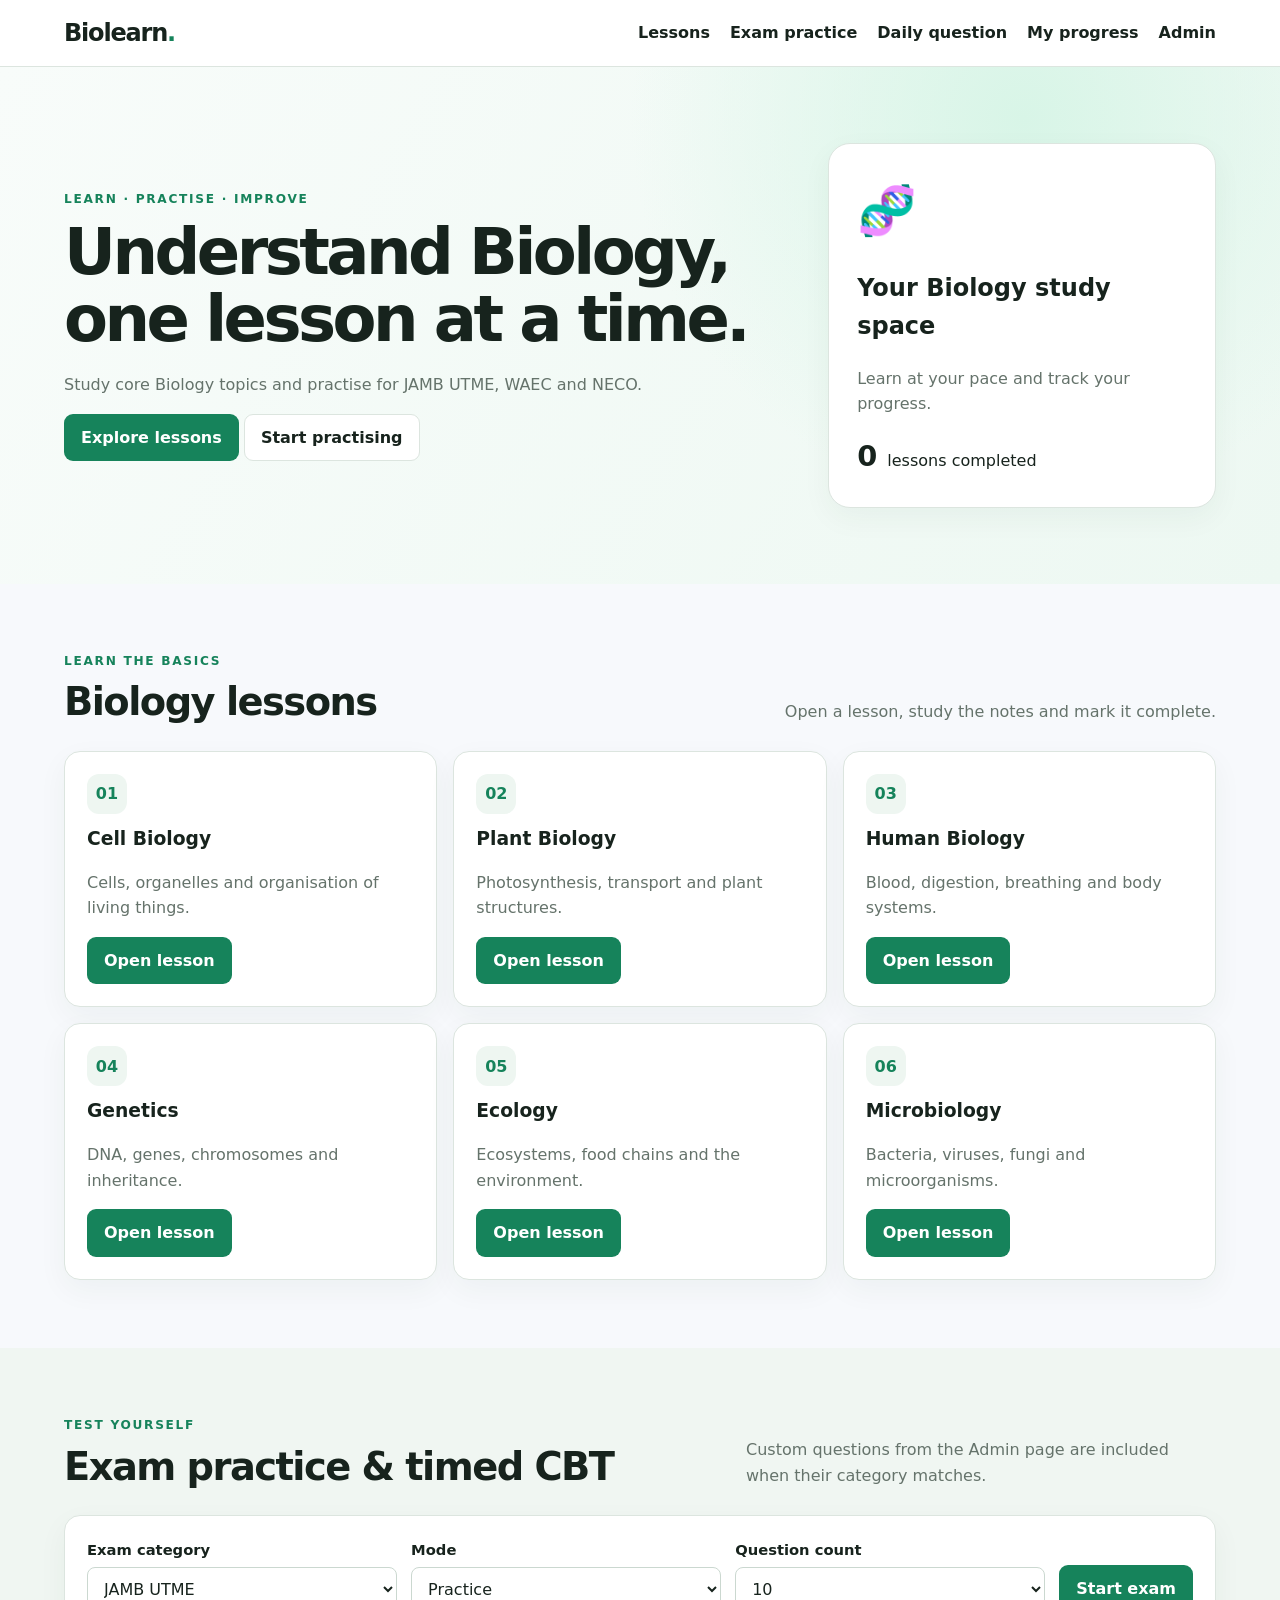
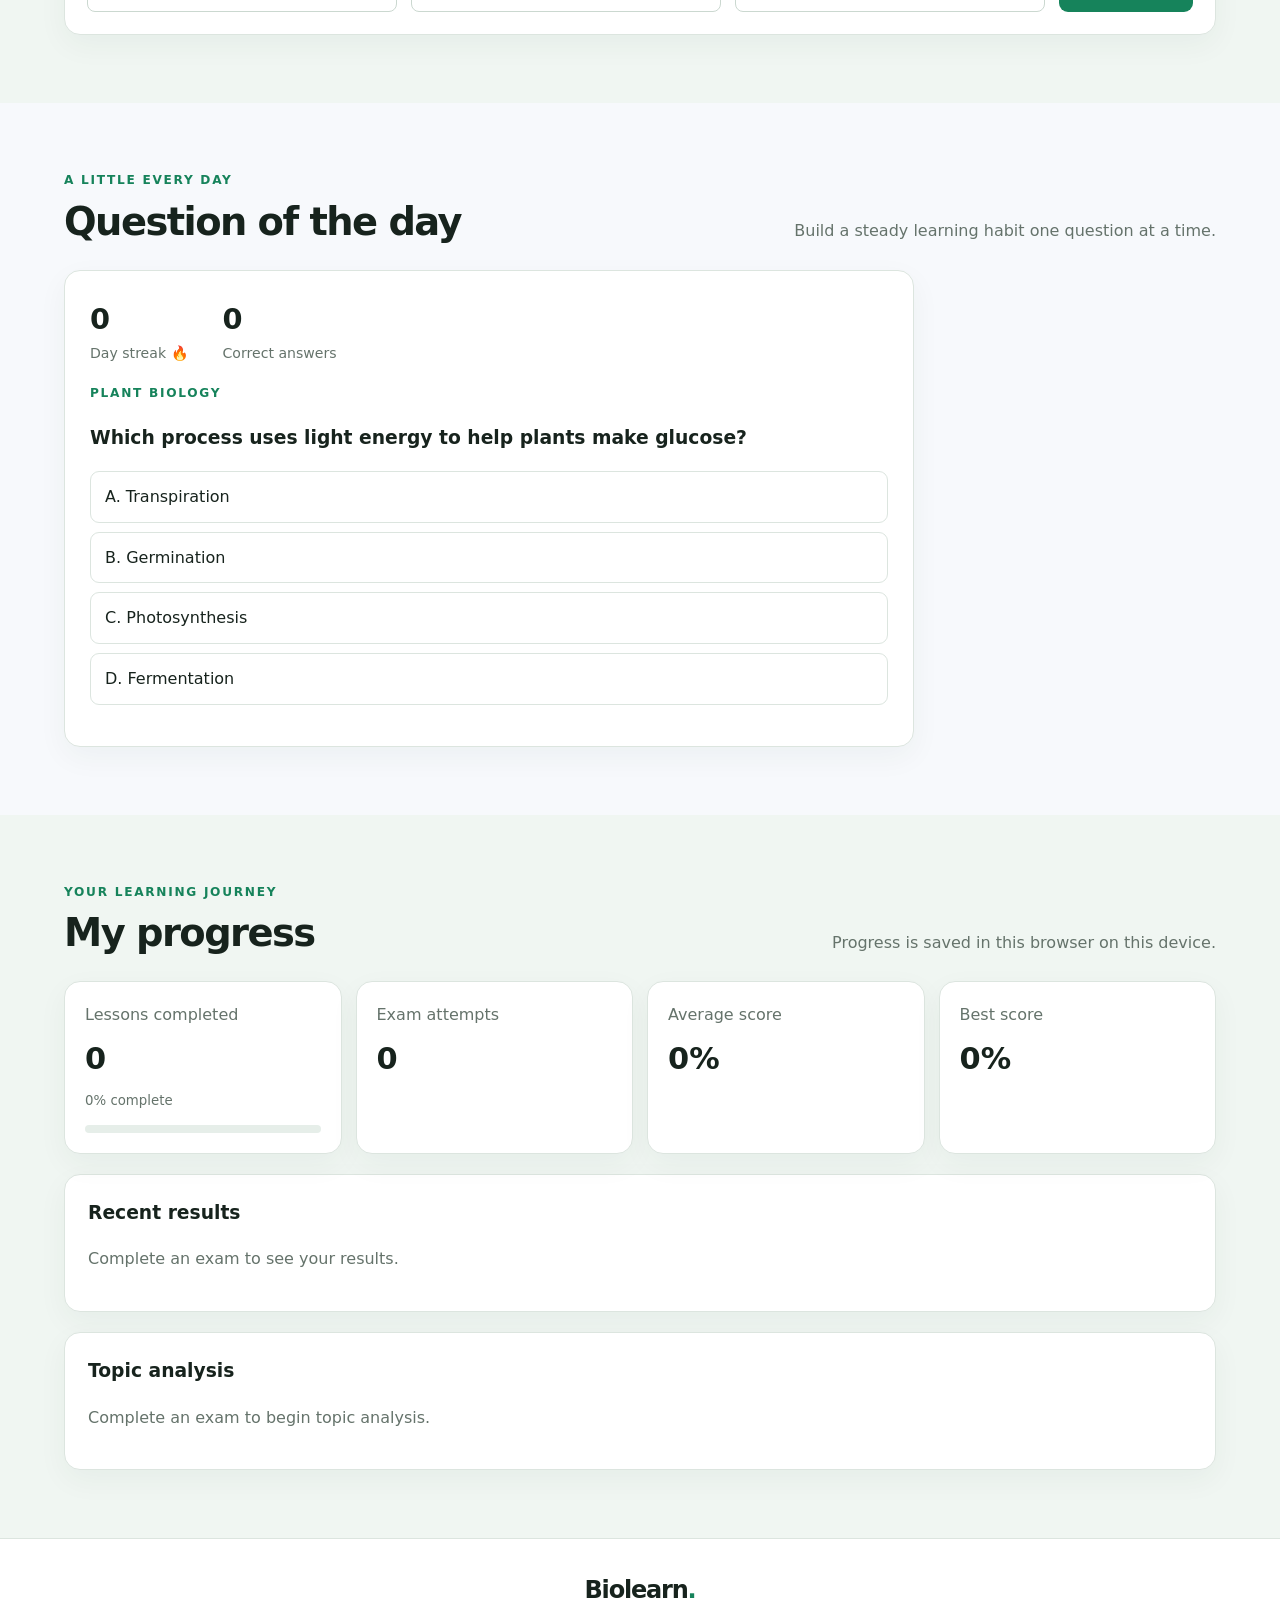
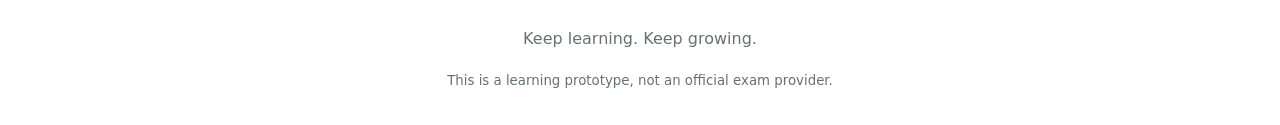
<file: index.html>
<!doctype html>
<html lang="en">
<head>
  <meta charset="utf-8">
  <meta name="viewport" content="width=device-width, initial-scale=1">
  <meta name="description" content="Learn Biology with lessons, daily questions and exam practice.">
  <title>Biolearn | Learn Biology</title>
  <link rel="stylesheet" href="style.css">
  <script src="script.js" defer></script>
</head>
<body>
<header class="site-header">
  <a class="brand" href="index.html">Biolearn<span>.</span></a>
  <button id="menu-toggle" class="menu-toggle" type="button">Menu</button>
  <nav id="main-nav">
    <a href="#lessons">Lessons</a>
    <a href="#practice">Exam practice</a>
    <a href="#daily">Daily question</a>
    <a href="#progress">My progress</a>
    <a href="admin.html">Admin</a>
  </nav>
</header>

<main>
  <section class="hero">
    <div>
      <p class="eyebrow">LEARN · PRACTISE · IMPROVE</p>
      <h1>Understand Biology, one lesson at a time.</h1>
      <p>Study core Biology topics and practise for JAMB UTME, WAEC and NECO.</p>
      <a class="button primary" href="#lessons">Explore lessons</a>
      <a class="button secondary" href="#practice">Start practising</a>
    </div>
    <aside class="hero-card">
      <div class="big-icon">🧬</div>
      <h2>Your Biology study space</h2>
      <p>Learn at your pace and track your progress.</p>
      <strong id="hero-completed">0</strong>
      <span> lessons completed</span>
    </aside>
  </section>

  <section id="lessons" class="section">
    <div class="section-heading">
      <div>
        <p class="eyebrow">LEARN THE BASICS</p>
        <h2>Biology lessons</h2>
      </div>
      <p>Open a lesson, study the notes and mark it complete.</p>
    </div>
    <div id="lesson-grid" class="lesson-grid"></div>

    <article id="lesson-viewer" class="card lesson-viewer" hidden>
      <div class="split">
        <div>
          <p id="lesson-topic" class="eyebrow"></p>
          <h3 id="lesson-title"></h3>
        </div>
        <button id="close-lesson" class="button secondary">Close</button>
      </div>
      <div id="lesson-content"></div>
      <button id="complete-lesson" class="button primary">Mark as completed</button>
      <p id="lesson-message" role="status"></p>
    </article>
  </section>

  <section id="practice" class="section tinted">
    <div class="section-heading">
      <div>
        <p class="eyebrow">TEST YOURSELF</p>
        <h2>Exam practice & timed CBT</h2>
      </div>
      <p>Custom questions from the Admin page are included when their category matches.</p>
    </div>

    <div class="card setup">
      <div class="field">
        <label for="exam-type">Exam category</label>
        <select id="exam-type">
          <option value="JAMB">JAMB UTME</option>
          <option value="WAEC">WAEC</option>
          <option value="NECO">NECO</option>
          <option value="ALL">All questions</option>
        </select>
      </div>
      <div class="field">
        <label for="exam-mode">Mode</label>
        <select id="exam-mode">
          <option value="practice">Practice</option>
          <option value="timed">Timed CBT (15 minutes)</option>
        </select>
      </div>
      <div class="field">
        <label for="exam-count">Question count</label>
        <select id="exam-count">
          <option value="5">5</option>
          <option value="10" selected>10</option>
          <option value="20">20</option>
          <option value="all">All available</option>
        </select>
      </div>
      <button id="start-exam" class="button primary">Start exam</button>
    </div>

    <div id="exam-area" class="card exam-area" hidden>
      <div class="split">
        <p id="exam-label" class="eyebrow">BIOLOGY EXAM</p>
        <strong id="timer">No timer</strong>
      </div>
      <div class="progress-track">
        <div id="exam-bar" class="progress-fill"></div>
      </div>
      <p class="muted">
        <span id="question-number"></span> ·
        <span id="question-topic"></span>
      </p>
      <h3 id="question-text"></h3>
      <div id="question-options" class="options"></div>
      <p id="exam-feedback" role="status"></p>
      <div class="split">
        <button id="previous-question" class="button secondary">Previous</button>
        <button id="next-question" class="button primary">Next</button>
        <button id="finish-exam" class="button danger">Finish exam</button>
      </div>
    </div>
    <div id="exam-result" class="card result" hidden></div>
  </section>

  <section id="daily" class="section">
    <div class="section-heading">
      <div>
        <p class="eyebrow">A LITTLE EVERY DAY</p>
        <h2>Question of the day</h2>
      </div>
      <p>Build a steady learning habit one question at a time.</p>
    </div>
    <div class="card daily-card">
      <div class="daily-stats">
        <div><strong id="daily-streak">0</strong><span>Day streak 🔥</span></div>
        <div><strong id="daily-correct">0</strong><span>Correct answers</span></div>
      </div>
      <p id="daily-topic" class="eyebrow"></p>
      <h3 id="daily-question"></h3>
      <div id="daily-options" class="options"></div>
      <p id="daily-feedback" role="status"></p>
    </div>
  </section>

  <section id="progress" class="section tinted">
    <div class="section-heading">
      <div>
        <p class="eyebrow">YOUR LEARNING JOURNEY</p>
        <h2>My progress</h2>
      </div>
      <p>Progress is saved in this browser on this device.</p>
    </div>

    <div class="stats-grid">
      <article class="card stat">
        <span>Lessons completed</span>
        <strong id="completed-count">0</strong>
        <small id="completion-percent">0% complete</small>
        <div class="progress-track"><div id="lesson-progress" class="progress-fill"></div></div>
      </article>
      <article class="card stat">
        <span>Exam attempts</span>
        <strong id="attempt-count">0</strong>
      </article>
      <article class="card stat">
        <span>Average score</span>
        <strong id="average-score">0%</strong>
      </article>
      <article class="card stat">
        <span>Best score</span>
        <strong id="best-score">0%</strong>
      </article>
    </div>

    <div class="card history">
      <h3>Recent results</h3>
      <div id="exam-history"></div>
    </div>
    <div class="card history">
      <h3>Topic analysis</h3>
      <div id="topic-analysis"></div>
    </div>
  </section>
</main>

<footer>
  <a class="brand" href="#">Biolearn<span>.</span></a>
  <p>Keep learning. Keep growing.</p>
  <small>This is a learning prototype, not an official exam provider.</small>
</footer>
</body>
</html>
</file>
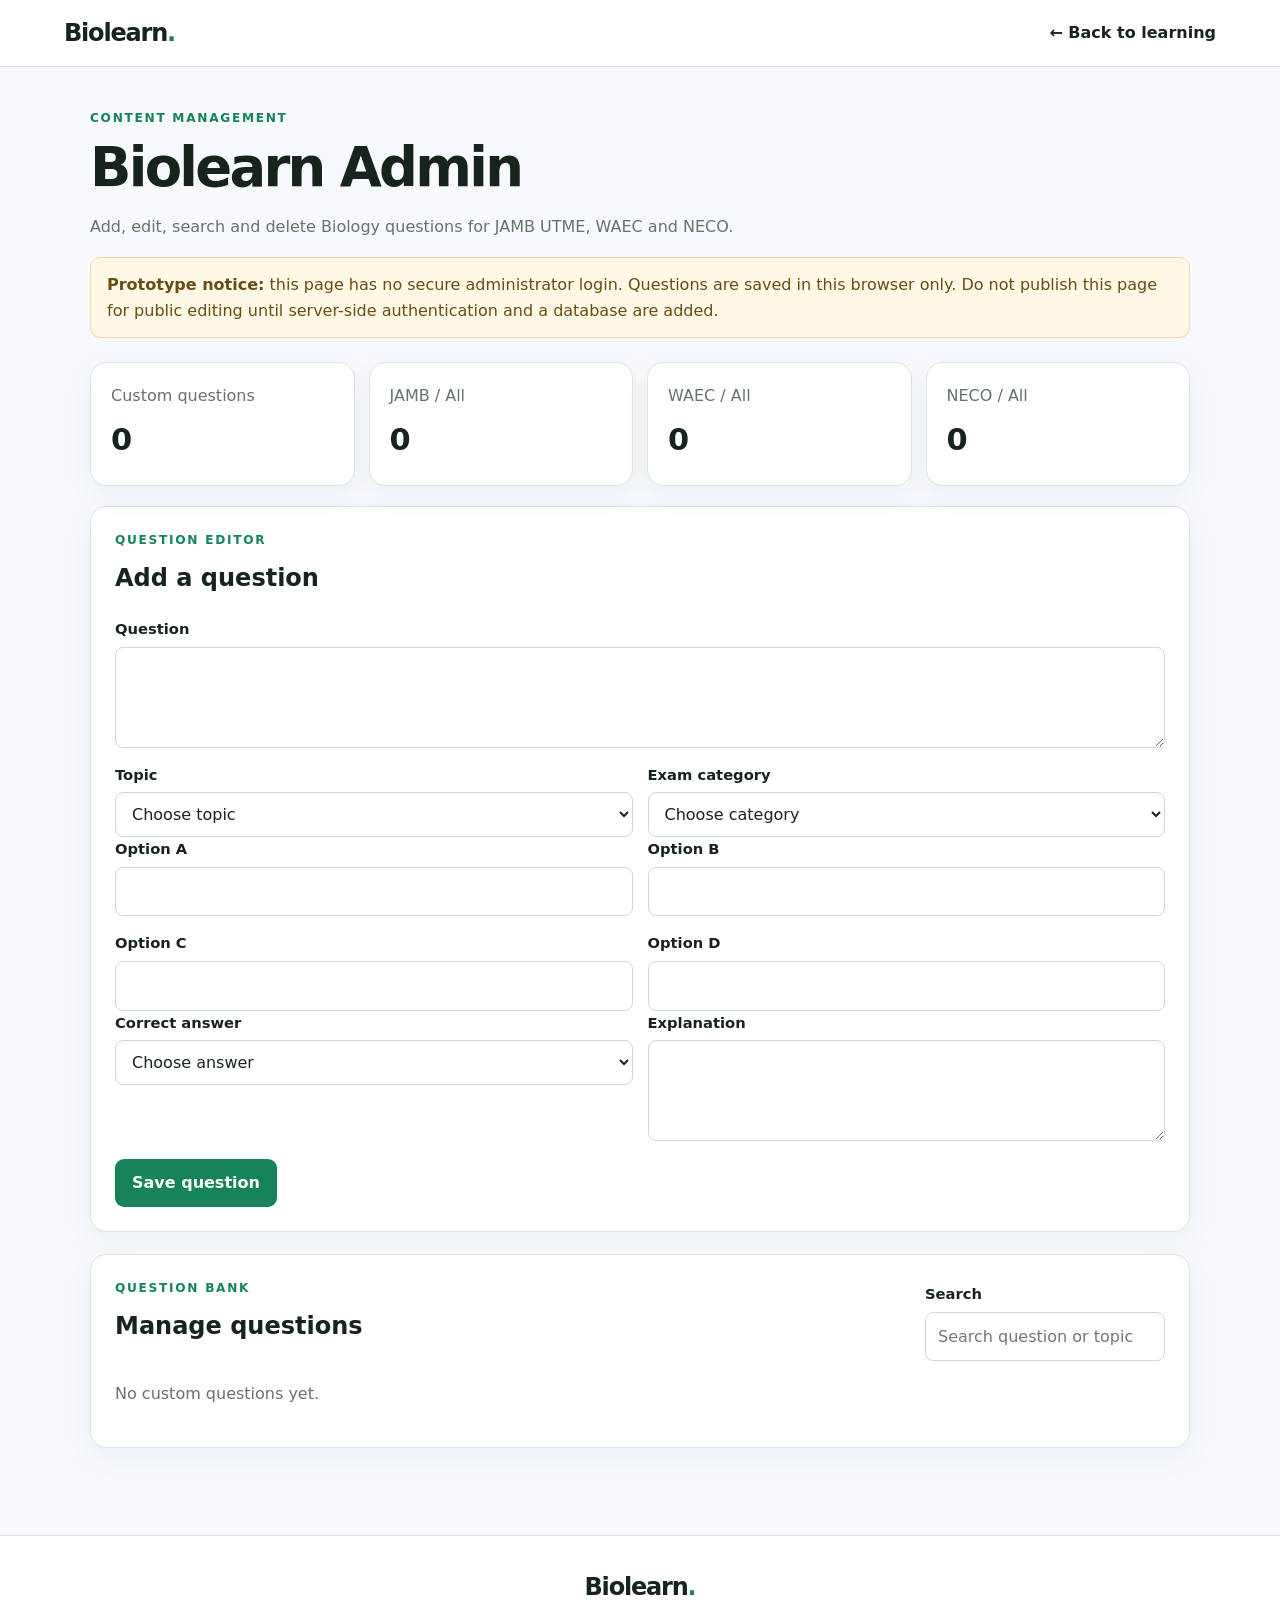
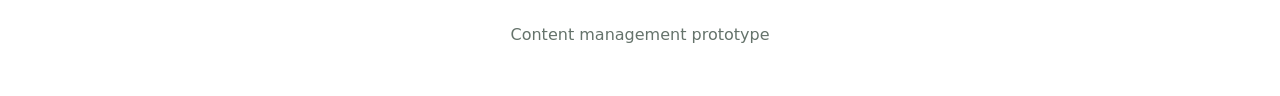
<file: admin.html>
<!doctype html>
<html lang="en">
<head>
  <meta charset="utf-8">
  <meta name="viewport" content="width=device-width, initial-scale=1">
  <title>Biolearn | Admin</title>
  <link rel="stylesheet" href="style.css">
  <script src="script.js" defer></script>
</head>
<body class="admin-page">
<header class="site-header">
  <a class="brand" href="index.html">Biolearn<span>.</span></a>
  <nav><a href="index.html">← Back to learning</a></nav>
</header>

<main class="admin-main">
  <section class="admin-intro">
    <p class="eyebrow">CONTENT MANAGEMENT</p>
    <h1>Biolearn Admin</h1>
    <p>Add, edit, search and delete Biology questions for JAMB UTME, WAEC and NECO.</p>
    <div class="notice">
      <strong>Prototype notice:</strong> this page has no secure administrator login.
      Questions are saved in this browser only. Do not publish this page for public
      editing until server-side authentication and a database are added.
    </div>
  </section>

  <div class="stats-grid admin-stats">
    <article class="card stat"><span>Custom questions</span><strong id="admin-total">0</strong></article>
    <article class="card stat"><span>JAMB / All</span><strong id="admin-jamb">0</strong></article>
    <article class="card stat"><span>WAEC / All</span><strong id="admin-waec">0</strong></article>
    <article class="card stat"><span>NECO / All</span><strong id="admin-neco">0</strong></article>
  </div>

  <section class="card admin-card">
    <p class="eyebrow">QUESTION EDITOR</p>
    <h2 id="form-heading">Add a question</h2>

    <form id="admin-form">
      <input id="admin-id" type="hidden">

      <div class="field">
        <label for="admin-question">Question</label>
        <textarea id="admin-question" rows="3" required maxlength="1000"></textarea>
      </div>

      <div class="two-col">
        <div class="field">
          <label for="admin-topic">Topic</label>
          <select id="admin-topic" required>
            <option value="">Choose topic</option>
            <option>Cell Biology</option>
            <option>Plant Biology</option>
            <option>Human Biology</option>
            <option>Genetics</option>
            <option>Ecology</option>
            <option>Biological Methods</option>
            <option>Microbiology</option>
            <option>Reproduction</option>
            <option>Evolution</option>
            <option>Other</option>
          </select>
        </div>
        <div class="field">
          <label for="admin-category">Exam category</label>
          <select id="admin-category" required>
            <option value="">Choose category</option>
            <option value="JAMB">JAMB UTME</option>
            <option value="WAEC">WAEC</option>
            <option value="NECO">NECO</option>
            <option value="ALL">All exams</option>
          </select>
        </div>
      </div>

      <div class="two-col">
        <div class="field">
          <label for="option-a">Option A</label>
          <input id="option-a" required maxlength="300">
        </div>
        <div class="field">
          <label for="option-b">Option B</label>
          <input id="option-b" required maxlength="300">
        </div>
        <div class="field">
          <label for="option-c">Option C</label>
          <input id="option-c" required maxlength="300">
        </div>
        <div class="field">
          <label for="option-d">Option D</label>
          <input id="option-d" required maxlength="300">
        </div>
      </div>

      <div class="two-col">
        <div class="field">
          <label for="admin-answer">Correct answer</label>
          <select id="admin-answer" required>
            <option value="">Choose answer</option>
            <option value="0">A</option>
            <option value="1">B</option>
            <option value="2">C</option>
            <option value="3">D</option>
          </select>
        </div>
        <div class="field">
          <label for="admin-explanation">Explanation</label>
          <textarea id="admin-explanation" rows="3" required maxlength="1500"></textarea>
        </div>
      </div>

      <div class="form-actions">
        <button id="admin-save" class="button primary" type="submit">Save question</button>
        <button id="admin-cancel" class="button secondary" type="button" hidden>Cancel edit</button>
        <p id="admin-message" role="status"></p>
      </div>
    </form>
  </section>

  <section class="card admin-card">
    <div class="split">
      <div>
        <p class="eyebrow">QUESTION BANK</p>
        <h2>Manage questions</h2>
      </div>
      <div class="field search">
        <label for="admin-search">Search</label>
        <input id="admin-search" type="search" placeholder="Search question or topic">
      </div>
    </div>
    <div id="admin-list"></div>
  </section>
</main>

<footer>
  <a class="brand" href="index.html">Biolearn<span>.</span></a>
  <p>Content management prototype</p>
</footer>
</body>
</html>
</file>
<file: style.css>
/* Biolearn shared responsive styling */

:root {
  --bg: #f7f9fc;
  --surface: #ffffff;
  --soft: #eef6f1;
  --text: #17231d;
  --muted: #65736b;
  --border: #dce5df;
  --primary: #16835b;
  --primary-dark: #0f6847;
  --danger: #b42318;
  --shadow: 0 10px 30px #173b2b0c;
}

* {
  box-sizing: border-box;
}

html {
  scroll-behavior: smooth;
}

body {
  margin: 0;
  font: 16px/1.6 system-ui, -apple-system, "Segoe UI", sans-serif;
  background: var(--bg);
  color: var(--text);
}

a {
  color: inherit;
  text-decoration: none;
}

button,
input,
select,
textarea {
  font: inherit;
}

button {
  cursor: pointer;
}

[hidden] {
  display: none !important;
}

:focus-visible {
  outline: 3px solid #70cba4;
  outline-offset: 2px;
}

/* Header and navigation */

.site-header {
  position: sticky;
  top: 0;
  z-index: 5;
  display: flex;
  justify-content: space-between;
  align-items: center;
  gap: 20px;
  padding: 14px 5vw;
  background: #ffffffed;
  border-bottom: 1px solid var(--border);
}

.brand {
  font-size: 1.5rem;
  font-weight: 850;
  letter-spacing: -0.05em;
}

.brand span,
footer .brand span {
  color: var(--primary);
}

nav {
  display: flex;
  gap: 20px;
  align-items: center;
  font-weight: 650;
}

nav a:hover {
  color: var(--primary);
}

.menu-toggle {
  display: none;
}

/* Hero section */

.hero {
  display: grid;
  grid-template-columns: 1.3fr 0.7fr;
  gap: 44px;
  align-items: center;
  padding: 76px 5vw;
  background:
    radial-gradient(circle at 80% 10%, #d8f5e7, transparent 35%),
    linear-gradient(120deg, #f8fcfa, #edf8f2);
}

.hero h1 {
  font-size: clamp(2.5rem, 5vw, 4.5rem);
  line-height: 1.06;
  letter-spacing: -0.055em;
  margin: 0 0 18px;
  max-width: 780px;
}

.hero p:not(.eyebrow) {
  color: var(--muted);
  max-width: 620px;
}

.hero-card,
.card,
.lesson-card {
  background: var(--surface);
  border: 1px solid var(--border);
  border-radius: 16px;
  box-shadow: var(--shadow);
}

.hero-card {
  padding: 28px;
  border-radius: 22px;
}

.big-icon {
  font-size: 3rem;
}

.hero-card p {
  color: var(--muted);
}

.hero-card strong {
  font-size: 1.8rem;
  margin-right: 5px;
}

/* Buttons */

.button {
  display: inline-flex;
  justify-content: center;
  align-items: center;
  padding: 10px 16px;
  border-radius: 9px;
  border: 1px solid transparent;
  font-weight: 750;
}

.primary {
  background: var(--primary);
  color: white;
}

.primary:hover {
  background: var(--primary-dark);
}

.secondary {
  background: white;
  border-color: var(--border);
  color: var(--text);
}

.danger {
  background: #fff1f0;
  color: var(--danger);
  border-color: #ffd4d0;
}

/* Sections */

.section {
  padding: 68px 5vw;
}

.tinted {
  background: #f0f6f2;
}

.section-heading {
  display: flex;
  justify-content: space-between;
  align-items: end;
  gap: 22px;
  margin-bottom: 26px;
}

.section-heading h2 {
  font-size: clamp(1.8rem, 3vw, 2.6rem);
  line-height: 1.15;
  letter-spacing: -0.04em;
  margin: 0;
}

.section-heading > p {
  max-width: 470px;
  color: var(--muted);
  margin: 0;
}

.eyebrow {
  font-size: 0.76rem;
  letter-spacing: 0.14em;
  font-weight: 850;
  color: var(--primary);
  margin: 0 0 9px;
}

/* Lessons */

.lesson-grid {
  display: grid;
  grid-template-columns: repeat(3, minmax(0, 1fr));
  gap: 16px;
}

.lesson-card {
  padding: 22px;
}

.lesson-card h3 {
  margin: 10px 0 5px;
}

.lesson-card p {
  color: var(--muted);
}

.lesson-num {
  display: grid;
  place-items: center;
  width: 40px;
  height: 40px;
  background: var(--soft);
  color: var(--primary);
  border-radius: 12px;
  font-weight: 850;
}

.lesson-viewer {
  padding: 24px;
  margin-top: 22px;
}

.lesson-viewer h3 {
  margin: 0;
  font-size: 1.7rem;
}

.lesson-viewer h4 {
  margin-bottom: 3px;
}

.lesson-viewer p {
  color: #45534a;
}

/* Forms and exams */

.split {
  display: flex;
  justify-content: space-between;
  align-items: center;
  gap: 12px;
  flex-wrap: wrap;
}

.setup {
  padding: 22px;
  display: grid;
  grid-template-columns: repeat(3, minmax(0, 1fr)) auto;
  align-items: end;
  gap: 14px;
}

.field {
  display: flex;
  flex-direction: column;
  gap: 6px;
  min-width: 0;
}

label {
  font-size: 0.92rem;
  font-weight: 700;
}

input,
select,
textarea {
  width: 100%;
  border: 1px solid #cbd8d0;
  border-radius: 8px;
  padding: 11px 12px;
  background: white;
  color: var(--text);
}

textarea {
  resize: vertical;
}

.exam-area,
.result {
  padding: 24px;
  margin-top: 20px;
}

.progress-track {
  height: 8px;
  overflow: hidden;
  border-radius: 999px;
  background: #e6eee9;
}

.progress-fill {
  height: 100%;
  width: 0;
  background: var(--primary);
  border-radius: inherit;
}

.muted {
  color: var(--muted);
}

.options {
  display: grid;
  gap: 9px;
}

.exam-option,
.daily-option {
  width: 100%;
  text-align: left;
  padding: 12px 14px;
  background: white;
  border: 1px solid var(--border);
  border-radius: 9px;
  color: var(--text);
}

.exam-option:hover,
.daily-option:hover {
  border-color: var(--primary);
}

.exam-option.selected,
.daily-option.selected {
  background: #e4f6eb;
  border-color: var(--primary);
}

/* Daily question */

.daily-card {
  max-width: 850px;
  padding: 25px;
}

.daily-stats {
  display: flex;
  gap: 34px;
  margin-bottom: 20px;
}

.daily-stats div {
  display: flex;
  flex-direction: column;
}

.daily-stats strong {
  font-size: 1.8rem;
}

.daily-stats span {
  font-size: 0.88rem;
  color: var(--muted);
}

/* Progress dashboard */

.stats-grid {
  display: grid;
  grid-template-columns: repeat(4, minmax(0, 1fr));
  gap: 14px;
}

.stat {
  padding: 20px;
  display: flex;
  flex-direction: column;
  gap: 7px;
}

.stat span,
.stat small {
  color: var(--muted);
}

.stat strong {
  font-size: 1.9rem;
}

.stat .progress-track {
  margin-top: 6px;
}

.history {
  padding: 23px;
  margin-top: 20px;
}

.history h3 {
  margin-top: 0;
}

.history-row {
  display: flex;
  justify-content: space-between;
  gap: 12px;
  padding: 11px 0;
  border-bottom: 1px solid var(--border);
}

.topic-item {
  padding: 14px 0;
  border-bottom: 1px solid var(--border);
}

.topic-head {
  display: flex;
  justify-content: space-between;
  gap: 10px;
}

.topic-bar {
  height: 8px;
  border-radius: 99px;
  background: #e6eee9;
  overflow: hidden;
}

.topic-bar div {
  height: 100%;
  background: var(--primary);
}

/* Footer */

footer {
  text-align: center;
  background: white;
  border-top: 1px solid var(--border);
  padding: 32px 5vw;
}

footer p,
footer small {
  color: var(--muted);
}

/* Admin page */

.admin-main {
  width: min(1100px, calc(100% - 36px));
  margin: auto;
  padding: 42px 0 65px;
}

.admin-intro {
  margin-bottom: 24px;
}

.admin-intro h1 {
  font-size: clamp(2.2rem, 5vw, 3.4rem);
  line-height: 1.1;
  letter-spacing: -0.05em;
  margin: 0;
}

.admin-intro > p:not(.eyebrow) {
  color: var(--muted);
}

.notice {
  padding: 14px 16px;
  background: #fff8e7;
  color: #694d12;
  border: 1px solid #f1d9a5;
  border-radius: 10px;
  margin-top: 18px;
}

.admin-stats {
  margin-bottom: 20px;
}

.admin-card {
  padding: 24px;
  margin-bottom: 22px;
}

.admin-card h2 {
  margin-top: 0;
}

.two-col {
  display: grid;
  grid-template-columns: repeat(2, minmax(0, 1fr));
  gap: 15px;
}

.admin-card form > .field {
  margin-bottom: 15px;
}

.form-actions {
  display: flex;
  gap: 10px;
  align-items: center;
  flex-wrap: wrap;
  margin-top: 18px;
}

.form-actions p {
  margin: 0;
}

.search {
  min-width: 240px;
}

.admin-question {
  padding: 17px 0;
  border-bottom: 1px solid var(--border);
}

.admin-question h3 {
  margin: 0;
}

.admin-question-meta {
  color: var(--muted);
  font-size: 0.9rem;
}

.admin-actions {
  display: flex;
  gap: 8px;
  flex-wrap: wrap;
}

/* Tablet */

@media (max-width: 900px) {
  .hero {
    grid-template-columns: 1fr;
  }

  .hero-card {
    max-width: 600px;
  }

  .lesson-grid {
    grid-template-columns: repeat(2, minmax(0, 1fr));
  }

  .setup {
    grid-template-columns: repeat(2, minmax(0, 1fr));
  }

  .stats-grid {
    grid-template-columns: repeat(2, minmax(0, 1fr));
  }
}

/* Mobile */

@media (max-width: 680px) {
  .site-header {
    flex-wrap: wrap;
  }

  .menu-toggle {
    display: block;
    border: 1px solid var(--border);
    background: white;
    padding: 8px 12px;
    border-radius: 8px;
  }

  nav {
    display: none;
    width: 100%;
    flex-direction: column;
    align-items: stretch;
    gap: 0;
  }

  nav.open {
    display: flex;
  }

  nav a {
    padding: 9px 0;
    border-top: 1px solid var(--border);
  }

  .hero {
    padding-top: 48px;
    padding-bottom: 48px;
  }

  .section {
    padding: 48px 20px;
  }

  .section-heading {
    align-items: start;
    flex-direction: column;
  }

  .lesson-grid,
  .setup,
  .two-col {
    grid-template-columns: 1fr;
  }

  .stats-grid {
    grid-template-columns: repeat(2, minmax(0, 1fr));
  }

  .admin-card {
    padding: 17px;
  }

  .search {
    min-width: 0;
    width: 100%;
  }

  .history-row {
    flex-direction: column;
    gap: 2px;
  }
}

@media (max-width: 400px) {
  .stats-grid {
    grid-template-columns: 1fr;
  }

  .hero h1 {
    font-size: 2.45rem;
  }
}
</file>
